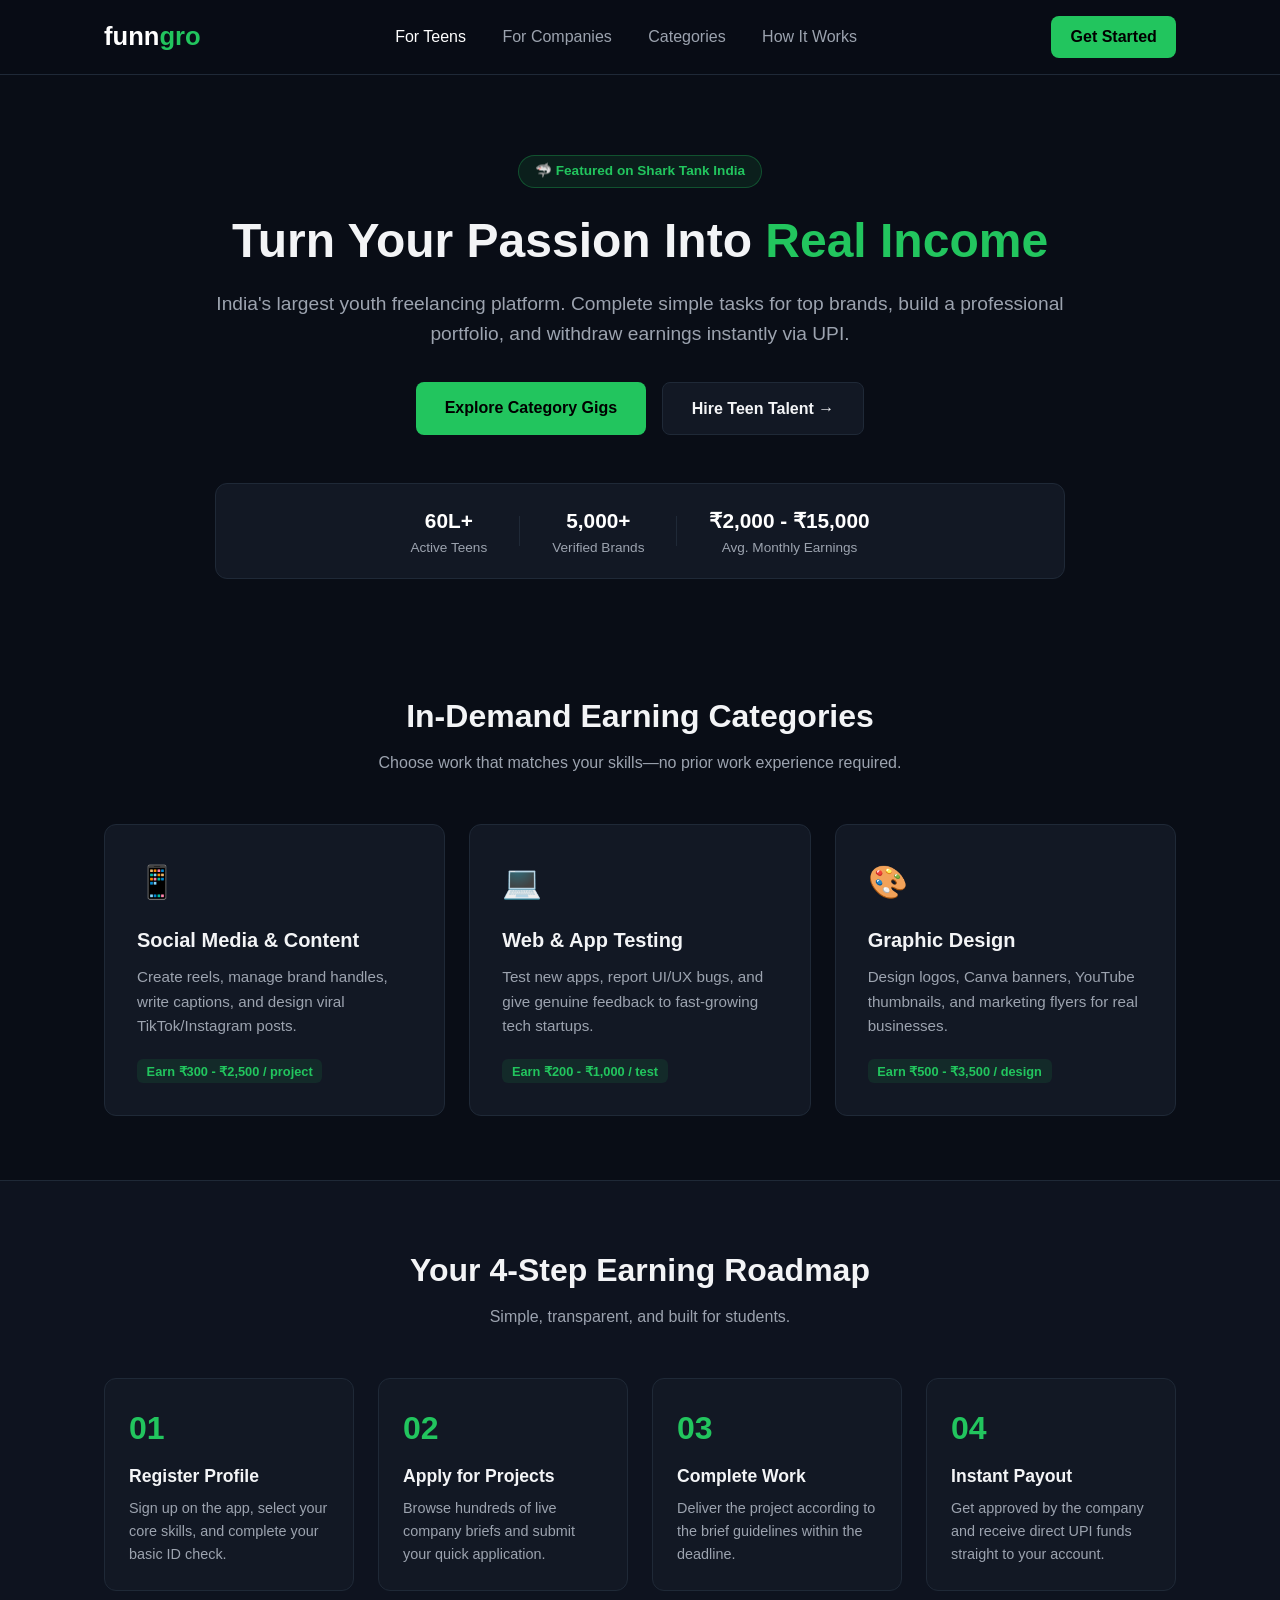
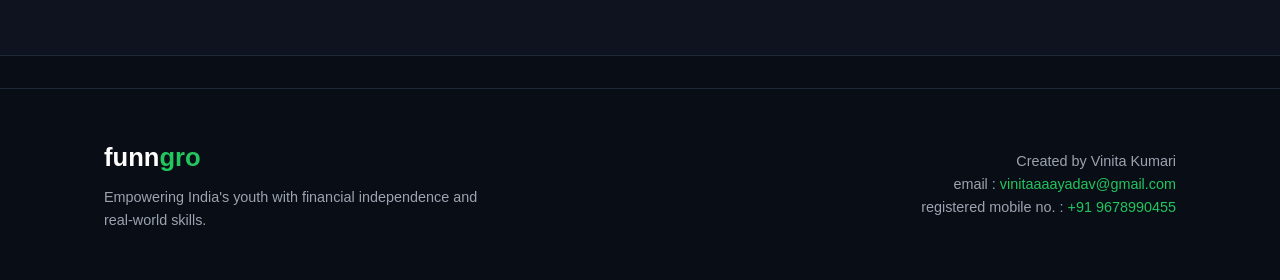
<file: index.html>
<!DOCTYPE html>
<html lang="en">
<head>
  <meta charset="UTF-8">
  <meta name="viewport" content="width=device-width, initial-scale=1.0">
  <title>Funngro | Earn Money & Build Real Skills Before 18</title>
  <meta name="description" content="Join 60 Lakh+ teens earning online with Funngro. Work on real paid projects from 5,000+ top companies in social media, design, testing, and content creation.">
  <meta name="keywords" content="Funngro, teen freelancing, earn online under 18, student internships, Shark Tank India">
  <link rel="stylesheet" href="styles.css">
</head>
<body>

  <nav class="navbar">
    <div class="nav-container">
      <a href="index.html" class="logo">funn<span>gro</span></a>
      <div class="nav-links">
        <a href="index.html" class="active">For Teens</a>
        <a href="company.html">For Companies</a>
        <a href="#categories">Categories</a>
        <a href="#how-it-works">How It Works</a>
      </div>
      <a href="#download" class="cta-btn">Get Started</a>
    </div>
  </nav>

  <header class="hero">
    <div class="hero-container">
      <div class="badge">🦈 Featured on Shark Tank India</div>
      <h1>Turn Your Passion Into <span class="highlight">Real Income</span></h1>
      <p class="hero-subtext">India's largest youth freelancing platform. Complete simple tasks for top brands, build a professional portfolio, and withdraw earnings instantly via UPI.</p>
      <div class="hero-actions">
        <a href="#categories" class="btn-primary">Explore Category Gigs</a>
        <a href="company.html" class="btn-secondary">Hire Teen Talent →</a>
      </div>
      <div class="hero-stats">
        <div class="stat-item"><strong>60L+</strong><span>Active Teens</span></div>
        <div class="stat-divider"></div>
        <div class="stat-item"><strong>5,000+</strong><span>Verified Brands</span></div>
        <div class="stat-divider"></div>
        <div class="stat-item"><strong>₹2,000 - ₹15,000</strong><span>Avg. Monthly Earnings</span></div>
      </div>
    </div>
  </header>

  <section id="categories" class="section">
    <div class="container">
      <div class="section-header">
        <h2>In-Demand Earning Categories</h2>
        <p>Choose work that matches your skills—no prior work experience required.</p>
      </div>
      <div class="grid-3">
        <div class="card">
          <div class="card-icon">📱</div>
          <h3>Social Media & Content</h3>
          <p>Create reels, manage brand handles, write captions, and design viral TikTok/Instagram posts.</p>
          <span class="payout-badge">Earn ₹300 - ₹2,500 / project</span>
        </div>
        <div class="card">
          <div class="card-icon">💻</div>
          <h3>Web & App Testing</h3>
          <p>Test new apps, report UI/UX bugs, and give genuine feedback to fast-growing tech startups.</p>
          <span class="payout-badge">Earn ₹200 - ₹1,000 / test</span>
        </div>
        <div class="card">
          <div class="card-icon">🎨</div>
          <h3>Graphic Design</h3>
          <p>Design logos, Canva banners, YouTube thumbnails, and marketing flyers for real businesses.</p>
          <span class="payout-badge">Earn ₹500 - ₹3,500 / design</span>
        </div>
      </div>
    </div>
  </section>

  <section id="how-it-works" class="section alt-bg">
    <div class="container">
      <div class="section-header">
        <h2>Your 4-Step Earning Roadmap</h2>
        <p>Simple, transparent, and built for students.</p>
      </div>
      <div class="grid-4">
        <div class="step-card">
          <span class="step-num">01</span>
          <h4>Register Profile</h4>
          <p>Sign up on the app, select your core skills, and complete your basic ID check.</p>
        </div>
        <div class="step-card">
          <span class="step-num">02</span>
          <h4>Apply for Projects</h4>
          <p>Browse hundreds of live company briefs and submit your quick application.</p>
        </div>
        <div class="step-card">
          <span class="step-num">03</span>
          <h4>Complete Work</h4>
          <p>Deliver the project according to the brief guidelines within the deadline.</p>
        </div>
        <div class="step-card">
          <span class="step-num">04</span>
          <h4>Instant Payout</h4>
          <p>Get approved by the company and receive direct UPI funds straight to your account.</p>
        </div>
      </div>
    </div>
  </section>

  <footer>
    <div class="container footer-content">
      <div class="footer-brand">
        <a href="index.html" class="logo">funn<span>gro</span></a>
        <p>Empowering India's youth with financial independence and real-world skills.</p>
      </div>
      <div class="footer-meta">
        Created by Vinita Kumari<br>
        email : <a href="mailto:vinitaaaayadav@gmail.com">vinitaaaayadav@gmail.com</a><br>
        registered mobile no. : <a href="tel:+919678990455">+91 9678990455</a>
      </div>
    </div>
  </footer>

</body>
</html>
</file>
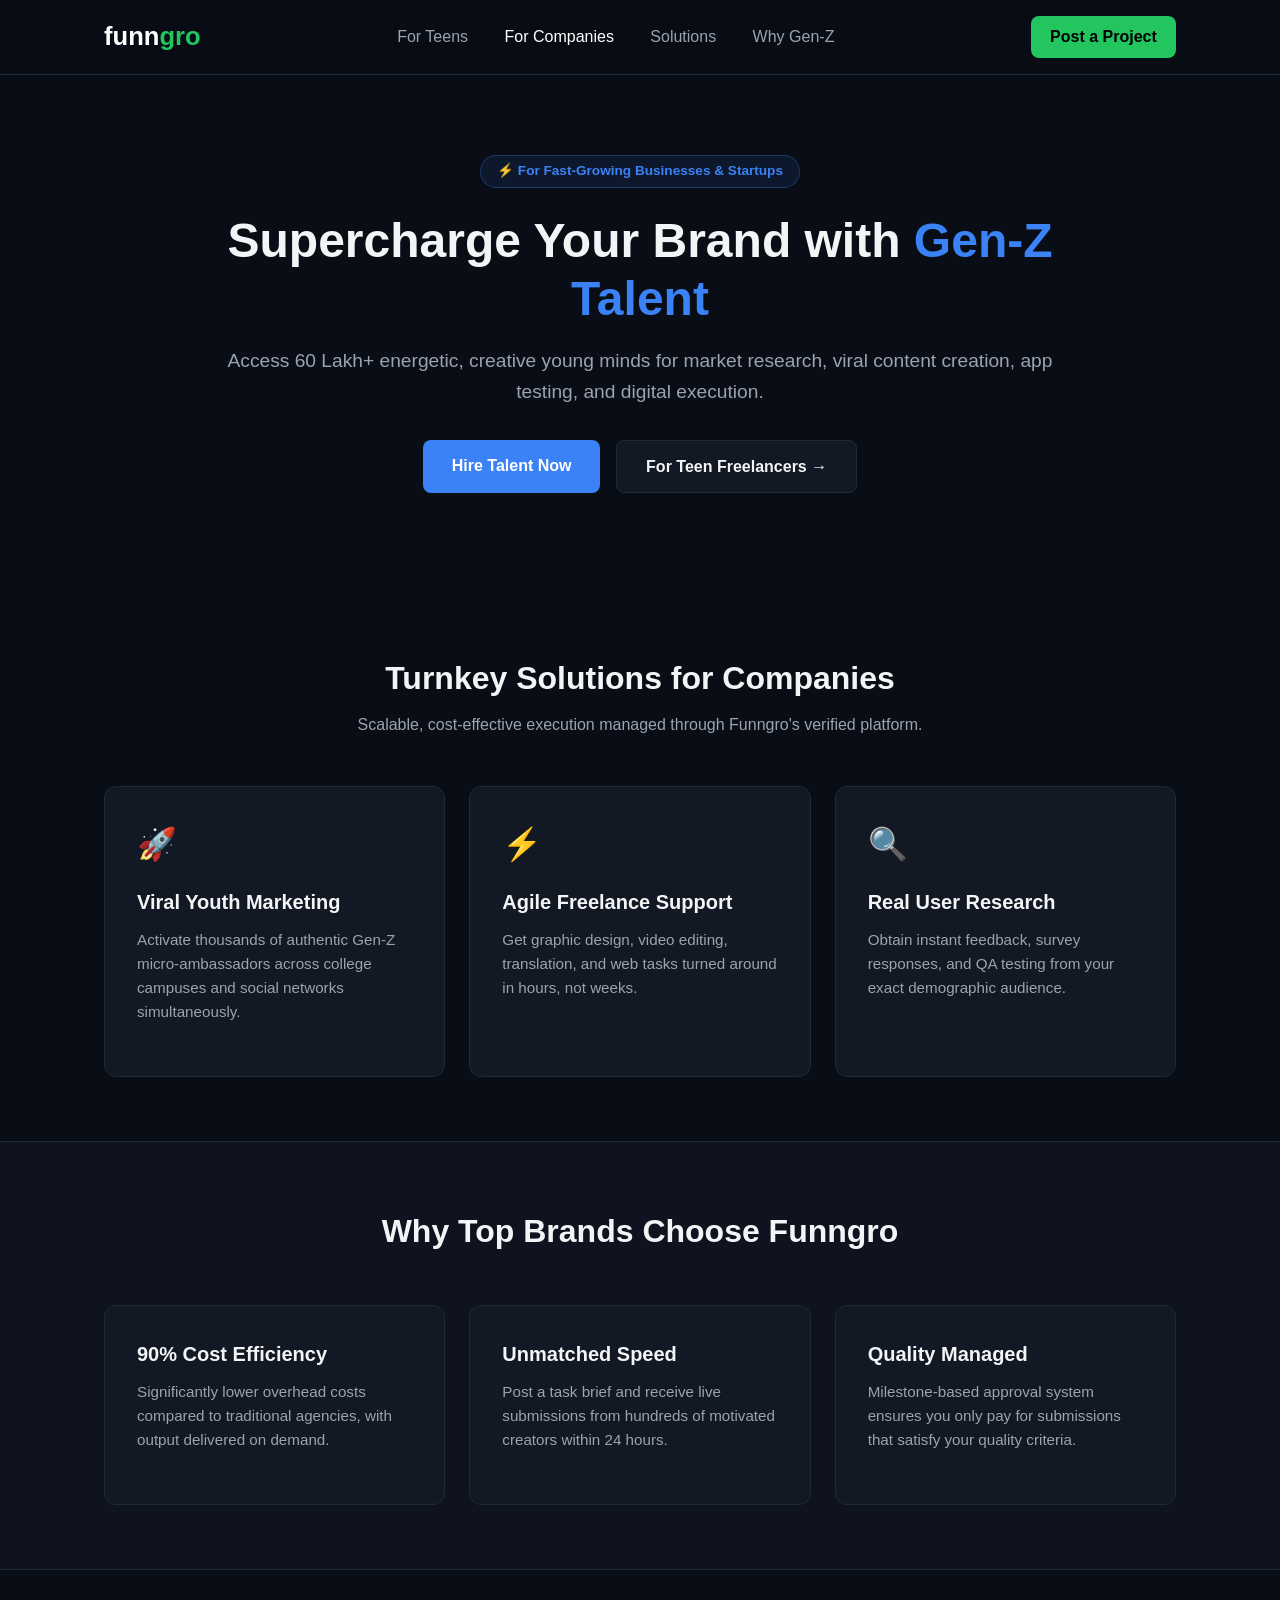
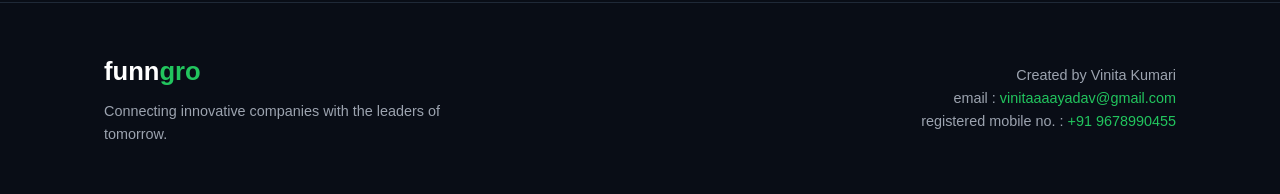
<file: company.html>
<!DOCTYPE html>
<html lang="en">
<head>
  <meta charset="UTF-8">
  <meta name="viewport" content="width=device-width, initial-scale=1.0">
  <title>Hire Gen-Z Freelancers & Brand Ambassadors | Funngro for Business</title>
  <meta name="description" content="Scale your business with 60L+ talented young creators and freelancers. Get high-quality marketing, app testing, content, and design at agile costs.">
  <meta name="keywords" content="Hire Gen-Z talent, youth marketing India, brand ambassadors, affordable freelance work">
  <link rel="stylesheet" href="styles.css">
</head>
<body>

  <nav class="navbar">
    <div class="nav-container">
      <a href="index.html" class="logo">funn<span>gro</span></a>
      <div class="nav-links">
        <a href="index.html">For Teens</a>
        <a href="company.html" class="active">For Companies</a>
        <a href="#solutions">Solutions</a>
        <a href="#why-us">Why Gen-Z</a>
      </div>
      <a href="#post-project" class="cta-btn">Post a Project</a>
    </div>
  </nav>

  <header class="hero company-hero">
    <div class="hero-container">
      <div class="badge blue-badge">⚡ For Fast-Growing Businesses & Startups</div>
      <h1>Supercharge Your Brand with <span class="highlight-blue">Gen-Z Talent</span></h1>
      <p class="hero-subtext">Access 60 Lakh+ energetic, creative young minds for market research, viral content creation, app testing, and digital execution.</p>
      <div class="hero-actions">
        <a href="#post-project" class="btn-primary blue-btn">Hire Talent Now</a>
        <a href="index.html" class="btn-secondary">For Teen Freelancers →</a>
      </div>
    </div>
  </header>

  <section id="solutions" class="section">
    <div class="container">
      <div class="section-header">
        <h2>Turnkey Solutions for Companies</h2>
        <p>Scalable, cost-effective execution managed through Funngro's verified platform.</p>
      </div>
      <div class="grid-3">
        <div class="card">
          <div class="card-icon">🚀</div>
          <h3>Viral Youth Marketing</h3>
          <p>Activate thousands of authentic Gen-Z micro-ambassadors across college campuses and social networks simultaneously.</p>
        </div>
        <div class="card">
          <div class="card-icon">⚡</div>
          <h3>Agile Freelance Support</h3>
          <p>Get graphic design, video editing, translation, and web tasks turned around in hours, not weeks.</p>
        </div>
        <div class="card">
          <div class="card-icon">🔍</div>
          <h3>Real User Research</h3>
          <p>Obtain instant feedback, survey responses, and QA testing from your exact demographic audience.</p>
        </div>
      </div>
    </div>
  </section>

  <section id="why-us" class="section alt-bg">
    <div class="container">
      <div class="section-header">
        <h2>Why Top Brands Choose Funngro</h2>
      </div>
      <div class="grid-3">
        <div class="card border-highlight">
          <h3>90% Cost Efficiency</h3>
          <p>Significantly lower overhead costs compared to traditional agencies, with output delivered on demand.</p>
        </div>
        <div class="card border-highlight">
          <h3>Unmatched Speed</h3>
          <p>Post a task brief and receive live submissions from hundreds of motivated creators within 24 hours.</p>
        </div>
        <div class="card border-highlight">
          <h3>Quality Managed</h3>
          <p>Milestone-based approval system ensures you only pay for submissions that satisfy your quality criteria.</p>
        </div>
      </div>
    </div>
  </section>

  <footer>
    <div class="container footer-content">
      <div class="footer-brand">
        <a href="index.html" class="logo">funn<span>gro</span></a>
        <p>Connecting innovative companies with the leaders of tomorrow.</p>
        </div>
      <div class="footer-meta">
        Created by Vinita Kumari<br>
        email : <a href="mailto:vinitaaaayadav@gmail.com">vinitaaaayadav@gmail.com</a><br>
        registered mobile no. : <a href="tel:+919678990455">+91 9678990455</a>
      </div>
    </div>
  </footer>

</body>
</html>
</file>
<file: styles.css>
:root {
  --bg-dark: #090d16;
  --bg-card: #121824;
  --bg-alt: #0e131f;
  --text-main: #f3f4f6;
  --text-muted: #9ca3af;
  --accent-green: #22c55e;
  --accent-green-hover: #16a34a;
  --accent-blue: #3b82f6;
  --border-color: #1f2937;
}

* { box-sizing: border-box; margin: 0; padding: 0; }

body {
  font-family: -apple-system, BlinkMacSystemFont, "Segoe UI", Roboto, Inter, sans-serif;
  background-color: var(--bg-dark);
  color: var(--text-main);
  line-height: 1.6;
}

.container { max-width: 1120px; margin: 0 auto; padding: 0 1.5rem; }

/* Navbar */
.navbar {
  position: sticky; top: 0; z-index: 1000;
  background: rgba(9, 13, 22, 0.85);
  backdrop-filter: blur(12px);
  border-bottom: 1px solid var(--border-color);
}
.nav-container {
  max-width: 1120px; margin: 0 auto; padding: 1rem 1.5rem;
  display: flex; justify-content: space-between; align-items: center;
}
.logo { font-size: 1.6rem; font-weight: 800; color: #fff; text-decoration: none; }
.logo span { color: var(--accent-green); }
.nav-links a { margin: 0 1rem; color: var(--text-muted); text-decoration: none; font-weight: 500; transition: 0.2s; }
.nav-links a:hover, .nav-links a.active { color: #fff; }
.cta-btn {
  background: var(--accent-green); color: #000; font-weight: 700;
  padding: 0.5rem 1.2rem; border-radius: 8px; text-decoration: none; transition: 0.2s;
}
.cta-btn:hover { background: var(--accent-green-hover); }

/* Hero Section */
.hero { padding: 5rem 1.5rem 3rem; text-align: center; }
.hero-container { max-width: 850px; margin: 0 auto; }
.badge {
  display: inline-block; background: rgba(34, 197, 94, 0.1); color: var(--accent-green);
  border: 1px solid rgba(34, 197, 94, 0.3); font-size: 0.85rem; font-weight: 600;
  padding: 0.3rem 1rem; border-radius: 50px; margin-bottom: 1.5rem;
}
.blue-badge { background: rgba(59, 130, 246, 0.1); color: var(--accent-blue); border-color: rgba(59, 130, 246, 0.3); }
.hero h1 { font-size: 3rem; font-weight: 800; line-height: 1.2; margin-bottom: 1.2rem; }
.highlight { color: var(--accent-green); }
.highlight-blue { color: var(--accent-blue); }
.hero-subtext { font-size: 1.2rem; color: var(--text-muted); margin-bottom: 2rem; }
.hero-actions { display: flex; justify-content: center; gap: 1rem; margin-bottom: 3rem; }
.btn-primary { background: var(--accent-green); color: #000; font-weight: 700; padding: 0.8rem 1.8rem; border-radius: 8px; text-decoration: none; }
.blue-btn { background: var(--accent-blue); color: #fff; }
.btn-secondary { background: var(--bg-card); color: var(--text-main); border: 1px solid var(--border-color); font-weight: 600; padding: 0.8rem 1.8rem; border-radius: 8px; text-decoration: none; }

/* Stats Bar */
.hero-stats {
  display: flex; justify-content: center; align-items: center; gap: 2rem;
  background: var(--bg-card); border: 1px solid var(--border-color); padding: 1.2rem 2rem; border-radius: 12px;
}
.stat-item { display: flex; flex-direction: column; text-align: center; }
.stat-item strong { font-size: 1.3rem; color: #fff; }
.stat-item span { font-size: 0.85rem; color: var(--text-muted); }
.stat-divider { width: 1px; height: 30px; background: var(--border-color); }

/* Grid Sections */
.section { padding: 4rem 0; }
.alt-bg { background: var(--bg-alt); border-top: 1px solid var(--border-color); border-bottom: 1px solid var(--border-color); }
.section-header { text-align: center; margin-bottom: 3rem; }
.section-header h2 { font-size: 2rem; margin-bottom: 0.5rem; }
.section-header p { color: var(--text-muted); }

.grid-3 { display: grid; grid-template-columns: repeat(auto-fit, minmax(300px, 1fr)); gap: 1.5rem; }
.grid-4 { display: grid; grid-template-columns: repeat(auto-fit, minmax(220px, 1fr)); gap: 1.5rem; }

.card { background: var(--bg-card); border: 1px solid var(--border-color); border-radius: 12px; padding: 2rem; position: relative; }
.card-icon { font-size: 2rem; margin-bottom: 1rem; }
.card h3 { font-size: 1.25rem; margin-bottom: 0.6rem; }
.card p { color: var(--text-muted); font-size: 0.95rem; margin-bottom: 1.2rem; }
.payout-badge { font-size: 0.8rem; font-weight: 700; color: var(--accent-green); background: rgba(34, 197, 94, 0.1); padding: 0.3rem 0.6rem; border-radius: 6px; }

.step-card { background: var(--bg-card); border: 1px solid var(--border-color); border-radius: 12px; padding: 1.5rem; }
.step-num { font-size: 2rem; font-weight: 800; color: var(--accent-green); display: block; margin-bottom: 0.5rem; }
.step-card h4 { font-size: 1.1rem; margin-bottom: 0.4rem; }
.step-card p { color: var(--text-muted); font-size: 0.9rem; }

/* Footer */
footer { padding: 3rem 0; border-top: 1px solid var(--border-color); background: var(--bg-dark); margin-top: 2rem; }
.footer-content { display: flex; justify-content: space-between; align-items: center; flex-wrap: wrap; gap: 1.5rem; }
.footer-brand p { color: var(--text-muted); font-size: 0.9rem; margin-top: 0.5rem; max-width: 400px; }
.footer-meta { text-align: right; color: var(--text-muted); font-size: 0.9em; line-height: 1.6; }
.footer-meta a { color: var(--accent-green); text-decoration: none; }

@media (max-width: 768px) {
  .hero h1 { font-size: 2.2rem; }
  .hero-stats { flex-direction: column; gap: 1rem; }
  .stat-divider { display: none; }
  .footer-content { flex-direction: column; text-align: center; }
  .footer-meta { text-align: center; }
}
</file>
